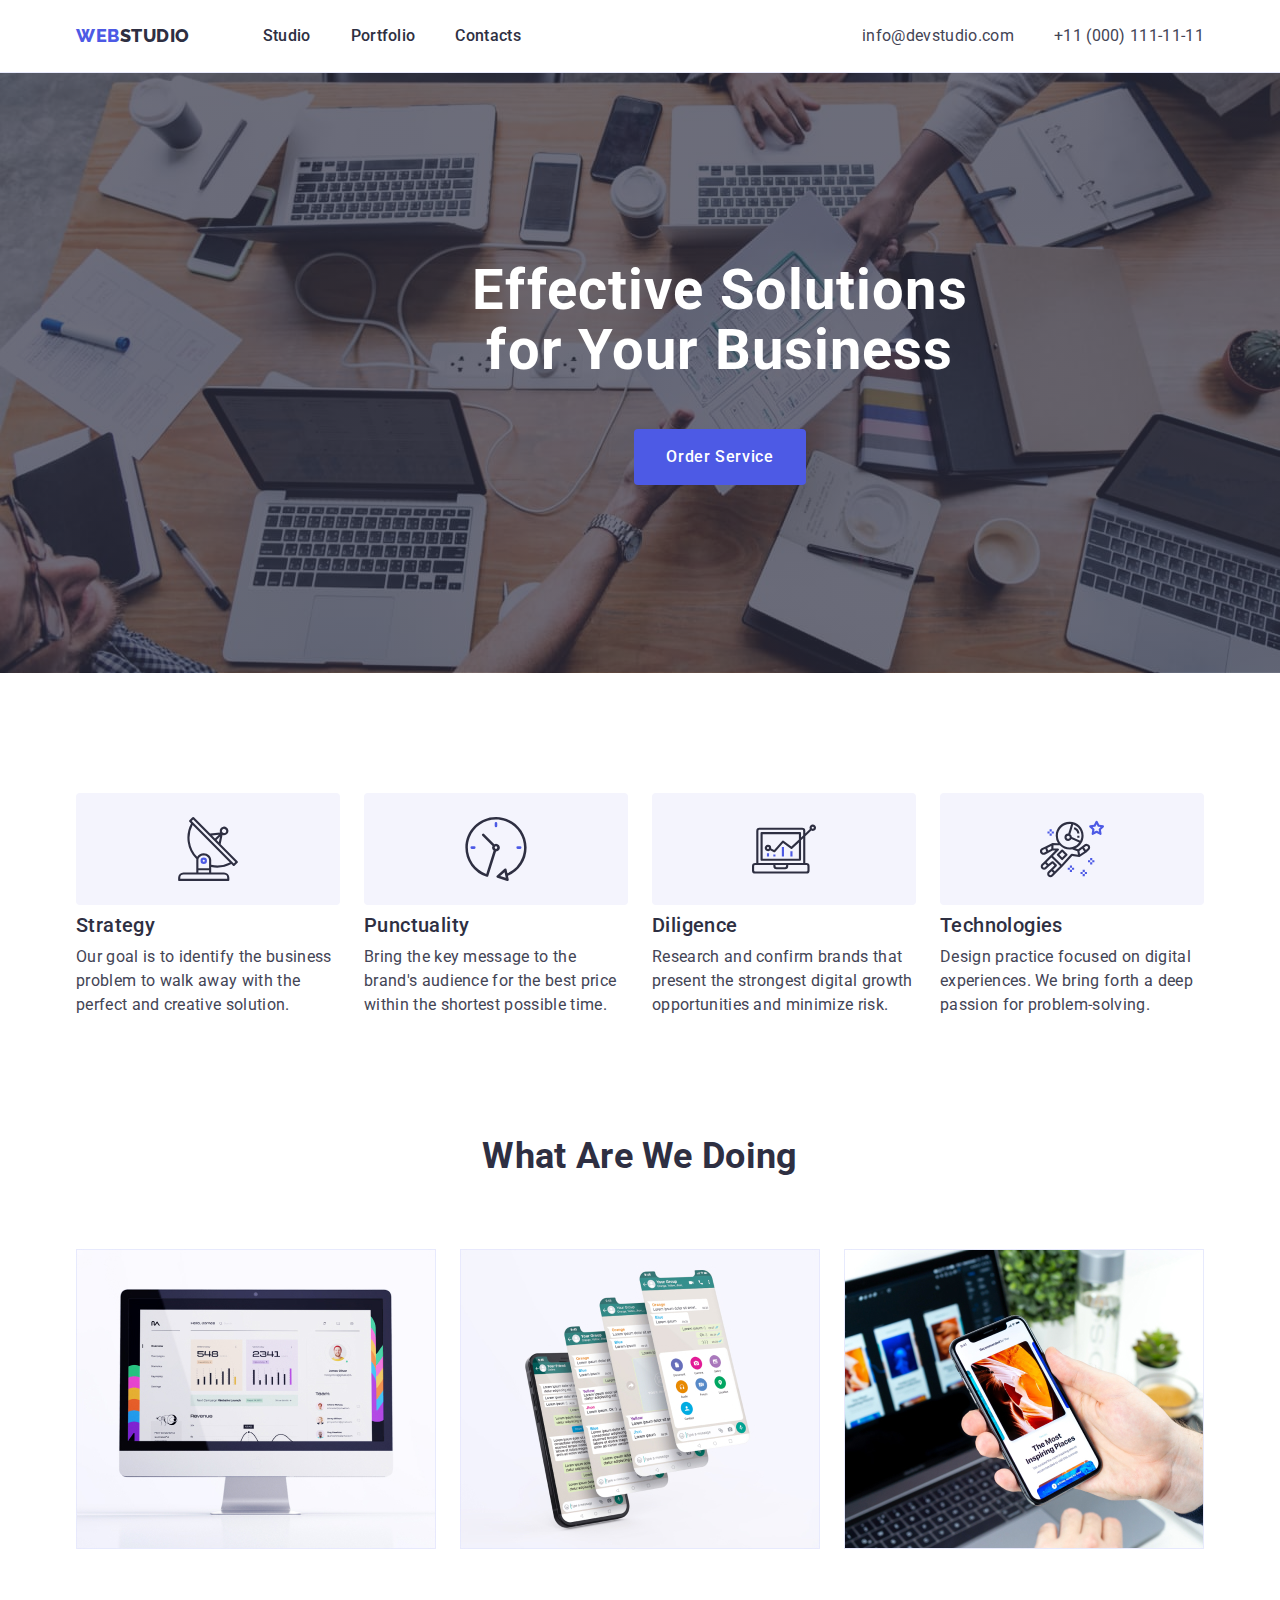
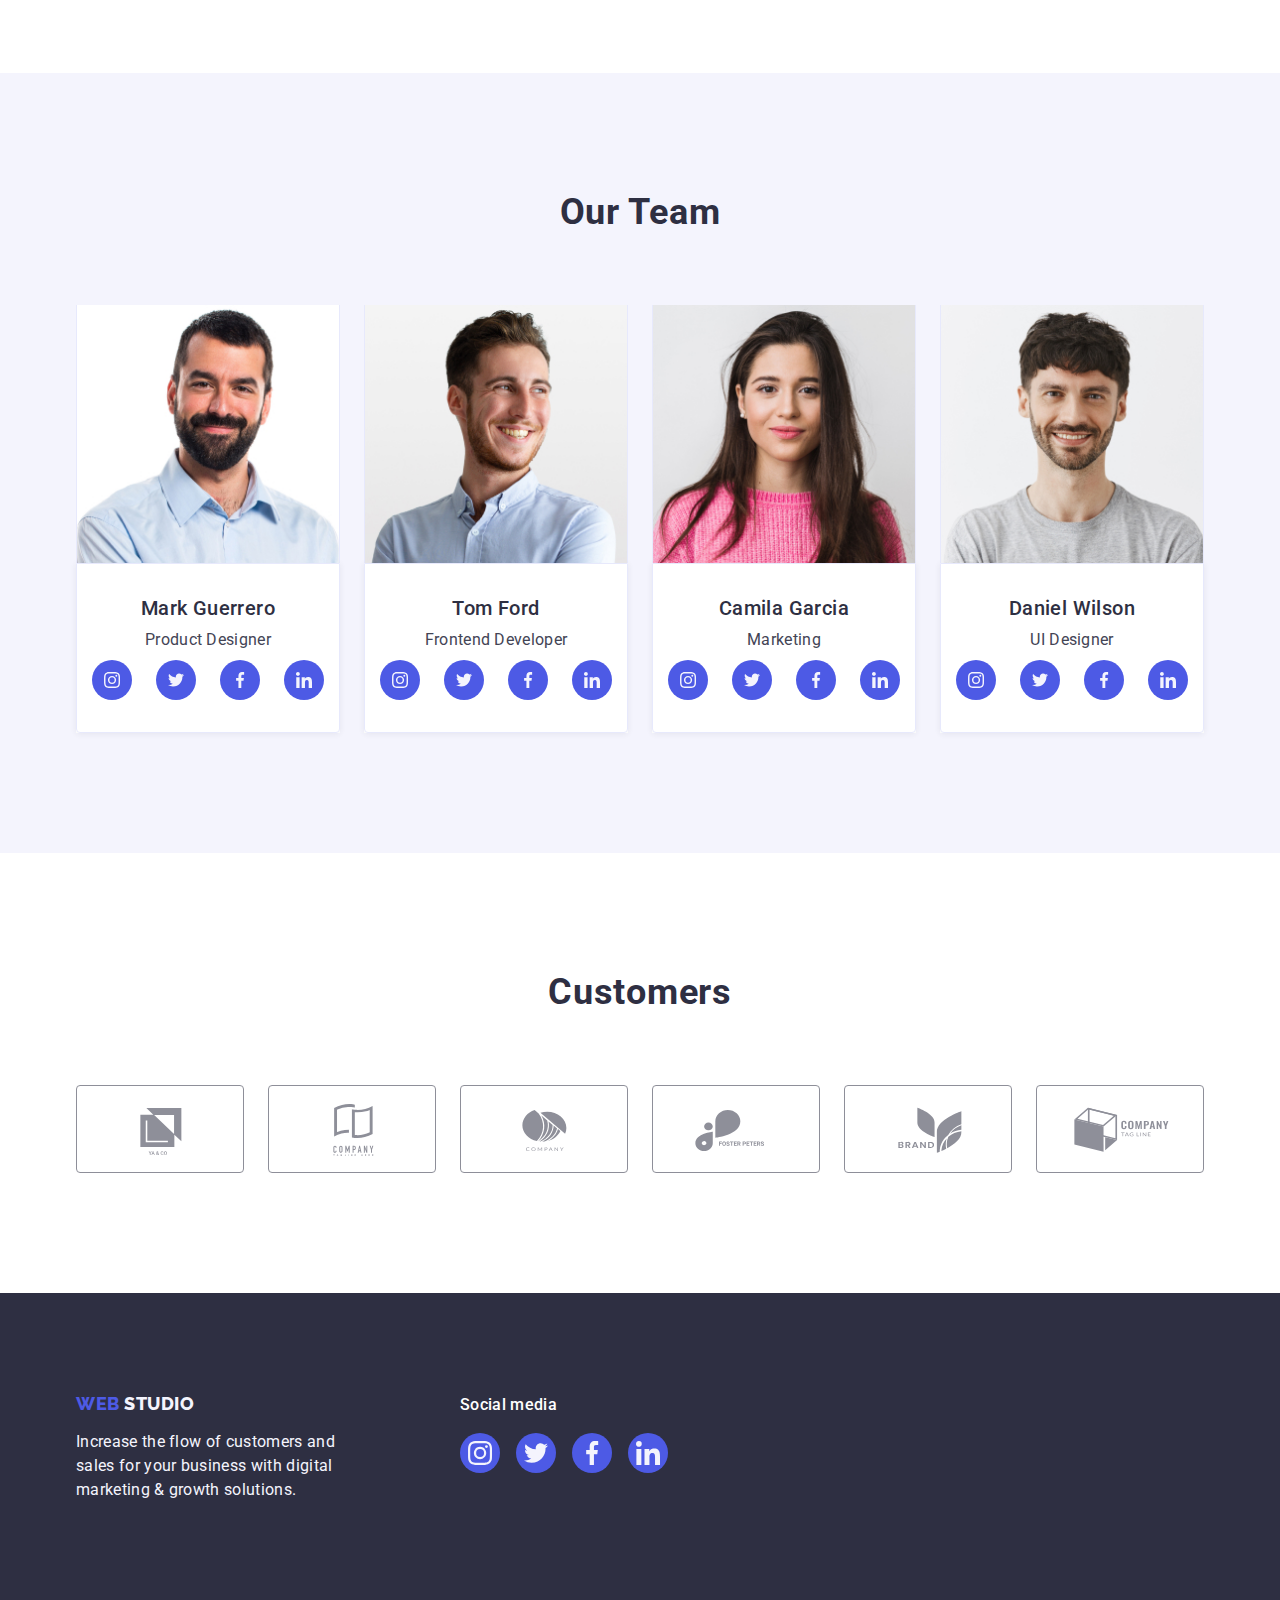
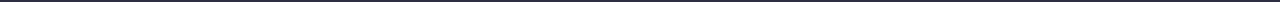
<file: index.html>
<!DOCTYPE html>
<html lang="en">

<head>
    <meta charset="UTF-8">
    <meta http-equiv="X-UA-Compatible" content="IE=edge">
    <meta name="viewport" content="width=device-width, initial-scale=1.0">
    <title>WebStudio</title>
    <link rel="preconnect" href="https://fonts.googleapis.com">
<link rel="preconnect" href="https://fonts.gstatic.com" crossorigin>
<link href="https://fonts.googleapis.com/css2?family=Montserrat:ital,wght@0,400;1,700&family=Raleway:wght@800&family=Roboto:wght@400;500;700;900&display=swap" rel="stylesheet">
<link rel="stylesheet" href="https://cdnjs.cloudflare.com/ajax/libs/modern-normalize/1.1.0/modern-normalize.min.css">

    <link rel="stylesheet" href="./css/styles.css">
</head>

<body>
    <header class="header">
        <div class="container  header-container">
        <nav class="header-navigation">
        <a  class="header-logo link" href="./index.html" >
            Web <span class="header-logotype">Studio</span></a>
            <ul class="header-list list">
                
                <li class="header-item"><a class="header-link link" href="./index.html">Studio</a></li>
                <li class="header-item"><a class="header-link link" href="./portfolio.html">Portfolio</a></li>
                <li class="header-item"><a class="header-link link" href="">Contacts</a></li>

            </ul>
    </nav>
    <address class="address">
        <ul class="header-list list">
            <li ><a class="header-mail link" href="mailto:info@devstudio.com">info@devstudio.com</a></li>
            <li><a class="header-phone link" href="tel:+110001111111">+11 (000) 111-11-11</a></li>
        </ul>
    </address>
    </div>
    </header>
    <main class="main-subtitles">
     <section class="hero" >

    <h1 class="hero-title">
        Effective Solutions for Your Business
    </h1>
    <button type="button" class="hero-button">Order Service</button>
    
    </section>
        <section class="section-one">
            <div class="container">
            <h2 hidden class="hidden-header">section two</h2>
           <ul class="feature-list list" >
           <li class="item">
            <div class="description">
            <svg class="description-icon">
           <use href="./images/icons.svg#icon-antenna-1"></use>
            </svg>
            </div>
             <h3 class="post">Strategy
            </h3>
            <p class="text">Our goal is to identify the business
                problem to walk away with the perfect and creative solution.</p>
                 </li>
                <li class="item">
                    <div class="description">
                    <svg class="description-icon">
                        <use href="./images/icons.svg#icon-clock-1"></use>
                    </svg>
                    </div>
            <h3 class="post" >
                Punctuality
            </h3>
            <p class="text" >Bring the key message to the brand's audience for the best price within the shortest possible time.</p>
            </li>
            <li class="item">
                <div class="description">
                <svg class="description-icon">
                    <use href="./images/icons.svg#icon-diagram-1"></use>
                </svg>
                </div>
            <h3 class="post" >
                Diligence
            </h3>
            <p class="text" >Research and confirm brands that present the strongest digital growth opportunities and minimize risk.
            </p>
            </li>
            <li class="item ">
                <div class="description">
            <svg class="description-icon">
          <use href="./images/icons.svg#icon-astronaut-1"></use>
            </svg>
                </div>
            <h3 class="post" >
                Technologies
            </h3>
            <p class="text">Design practice focused on digital experiences. We bring forth a deep passion for problem-solving.</p>
            </li>
</ul>

</div>
        </section>
        <section  class="section-three">
            <div class="container">
            <h2 class="hero-title-two">What are we doing</h2>
            <ul class="paintings-list list" >
                <li>
                    <img src="./images/img1.jpg" alt="computer with progressive data" width="360"/>
                </li>
                <li>
                    <img src="./images/functions.jpg" alt="phone with programs" width="360"/>
                </li>
                <li>
                    <img src="./images/mobile.jpg" alt="phone in hand on computer background" width="360"/>
                </li>
            </ul>
            </div>
        </section>
   
    <section class="section-four">
        <div class="container">
       <h2 class="section-four-title" >Our Team</h2>

   <ul class="list section-four-list" >
    <li class="section-four-item">
        <img class="section-four-img"
        src="./images/img.jpg" alt="Product Designer" width="264"/>
        <div class="cards">
        <h3 class="section-four-photo">Mark Guerrero</h3>
        <p class="profession">Product Designer </p>
        <ul class="cards-team-list list">
        <li class="cards-team-item">
            <a class="cards-team-link link" href>
                <svg class="cards-team-icon" wigth="16" height="16">
                    <use href="./images/icons.svg#icon-instagram-2"></use>
                </svg>
            </a>
        </li>
        <li class="cards-team-item">
            <a class="cards-team-link link" href>
            <svg class="cards-team-icon" wigth="16" height="16">
            <use href="./images/icons.svg#icon-twitter-1"></use>
            </svg>
            </a>
        </li>
        <li class="cards-team-item">
            <a class="cards-team-link link" href>
                <svg class="cards-team-icon" wigth="16" height="16">
                <use href="./images/icons.svg#icon-facebook-1"></use>
                </svg>
            </a>
        </li>
        <li class="cards-team-item">
            <a class="cards-team-link link" href>
                <svg class="cards-team-icon" wigth="16" height="16">
                    <use href="./images/icons.svg#icon-linkedin-1"></use>
                </svg>
            </a>
        </li>
        </ul>
        </div>
        </li>
        <li class="section-four-item">

        <img class="section-four-img"
         src="./images/img(1).jpg" alt="Frontend Developer" width="264"/>
        <div class="cards">
        <h3 class="section-four-photo">Tom Ford</h3>
        <p class="profession">Frontend Developer</p>
        <ul class="cards-team-list list">
            <li class="cards-team-item">
                <a class="cards-team-link link" href>
                    <svg class="cards-team-icon" wigth="16" height="16">
                        <use href="./images/icons.svg#icon-instagram-2"></use>
                    </svg>
                </a>
            </li>
            <li class="cards-team-item">
                <a class="cards-team-link link" href>
                    <svg class="cards-team-icon" wigth="16" height="16">
                        <use href="./images/icons.svg#icon-twitter-1"></use>
                    </svg>
                </a>
            </li>
            <li class="cards-team-item">
                <a class="cards-team-link link" href>
                    <svg class="cards-team-icon" wigth="16" height="16">
                        <use href="./images/icons.svg#icon-facebook-1"></use>
                    </svg>
                </a>
            </li>
            <li class="cards-team-item">
                <a class="cards-team-link link" href>
                <svg class="cards-team-icon" wigth="16" height="16">
                    <use href="./images/icons.svg#icon-linkedin-1"></use>
                </svg>
                </a>
            </li>
        </ul>
        </div>
        </li>
        <li class="section-four-item">

        <img class="section-four-img"
         src="./images/img(2).jpg" alt="Marketing" width="264"/>
        <div class="cards">
        <h3 class="section-four-photo">Camila Garcia</h3>
        
        <p class="profession" >Marketing</p>
        <ul class="cards-team-list list">
            <li class="cards-team-item">
                <a class="cards-team-link link" href>
                    <svg class="cards-team-icon" wigth="16" height="16">
                        <use href="./images/icons.svg#icon-instagram-2"></use>
                    </svg>
                </a>
            </li>
            <li class="cards-team-item">
                <a class="cards-team-link link" href>
                    <svg class="cards-team-icon" wigth="16" height="16">
                        <use href="./images/icons.svg#icon-twitter-1"></use>
                    </svg>
                </a>
            </li>
            <li class="cards-team-item">
                <a class="cards-team-link link" href>
                    <svg class="cards-team-icon" wigth="16" height="16">
                        <use href="./images/icons.svg#icon-facebook-1"></use>
                    </svg>
                </a>
            </li>
            <li class="cards-team-item">
                <a class="cards-team-link link" href>
                    <svg class="cards-team-icon" wigth="16" height="16">
                        <use href="./images/icons.svg#icon-linkedin-1"></use>
                    </svg>
                </a>
            </li>
        </ul>
        </div>
        </li>
        <li class="section-four-item">

        <img class="section-four-img"
         src="./images/img(3).jpg" alt="UI Designer" width="264"/>
        <div class="cards">
        <h3 class="section-four-photo">Daniel Wilson</h3>
        <p class="profession" >UI Designer</p>
        <ul class="cards-team-list list">
            <li class="cards-team-item">
                <a class="cards-team-link link" href>
                    <svg class="cards-team-icon" wigth="16" height="16">
                        <use href="./images/icons.svg#icon-instagram-2"></use>
                    </svg>
                </a>
            </li>
            <li class="cards-team-item">
                <a class="cards-team-link link" href>
                <svg class="cards-team-icon" wigth="16" height="16">
                    <use href="./images/icons.svg#icon-twitter-1"></use>
                </svg>
                </a>
            </li>
            <li class="cards-team-item">
                <a class="cards-team-link link" href>
                    <svg class="cards-team-icon" wigth="16" height="16">
                        <use href="./images/icons.svg#icon-facebook-1"></use>
                    </svg>
                </a>
            </li>
            <li class="cards-team-item">
                <a class="cards-team-link link" href>
                    <svg class="cards-team-icon" wigth="16" height="16">
                        <use href="./images/icons.svg#icon-linkedin-1"></use>
                    </svg>
                </a>
            </li>
        </ul>
        </div>
        </li>
</ul>
</div>
    </section>
    <section class="company">
       <div class="company-container container">
        <h2 class="company-tytle">Customers</h2>
        <ul class="company-list list">
            <li class="company-item">
                <a  class="company-link link" href="">
                    <svg class="company-icon" wigth="104" height="56">
                        <use href="./images/icons.svg#icon-Logo"></use>
                    </svg>
                </a>
            </li>
    <li class="company-item">
     <a  class="company-link link" href="">
                    <svg class="company-icon" wigth="104" height="56">
                        <use href="./images/icons.svg#icon-Logo-1"></use>
                    </svg></a>
    </li>
       <li class="company-item">
 <a class="company-link link" href="" >
                    <svg class="company-icon" wigth="104" height="56">
                        <use href="./images/icons.svg#icon-Logo-2"></use>
                    </svg></a>
 </li>

    <li class="company-item" >
    <a class="company-link link" href="" >
                    <svg class="company-icon" wigth="104" height="56">
                        <use href="./images/icons.svg#icon-Logo-4"></use>
                    </svg></a>
    </li>
    
     <li class="company-item">
        <a class="company-link link" href="">
                    <svg class="company-icon" wigth="104" height="56">
                        <use href="./images/icons.svg#icon-Logo-5"></use>
                    </svg></a>
     </li>
          
         <li class="company-item">
         <a class="company-link link" href="" >
                    <svg class="company-icon" wigth="104" height="56">
                        <use href="./images/icons.svg#icon-Logo-3"></use>
                    </svg></a>
        </li>
        </ul>
       </div>
    </section>
    </main>
    <footer class="footer" >
    <div class="container container-one">
        <div class="footer-content">
<a class="footer-logo link" href="./index.html">
    Web <span class="footer-logotype">Studio</span></a>

<p class="footer-text">Increase the flow of customers and sales for your business with digital marketing & growth solutions.</p>
</div>

<div class="footer-social">
<p class="footer-media">Social media</p>
<ul class="footer-list list">
    <li class="footer-item">
        <a class="footer-media-link link" href>
            <svg class="footer-icon" wigth="24" height="24">
                <use href="./images/icons.svg#icon-instagram-2-1"></use>
            </svg>
        </a>
    </li>
    <li class="footer-item">
        <a class="footer-media-link link" href>
            <svg class="footer-icon" wigth="24" height="24">
                <use href="./images/icons.svg#icon-twitter-1-1"></use>
            </svg>
        </a>
    </li>
    <li class="footer-item">
        <a class="footer-media-link link" href>
            <svg class="footer-icon" wigth="24" height="24">
                <use href="./images/icons.svg#icon-facebook-1-1"></use>
            </svg>
        </a>
    </li>
    <li class="footer-item">
        <a class="footer-media-link link" href>
            <svg class="footer-icon" wigth="24" height="24">
                <use href="./images/icons.svg#icon-linkedin-1-1"></use>
            </svg>
        </a>
    </li>
    </ul>
    
    </div>
</div>
    </footer>
    
</body>

</html>
</file>
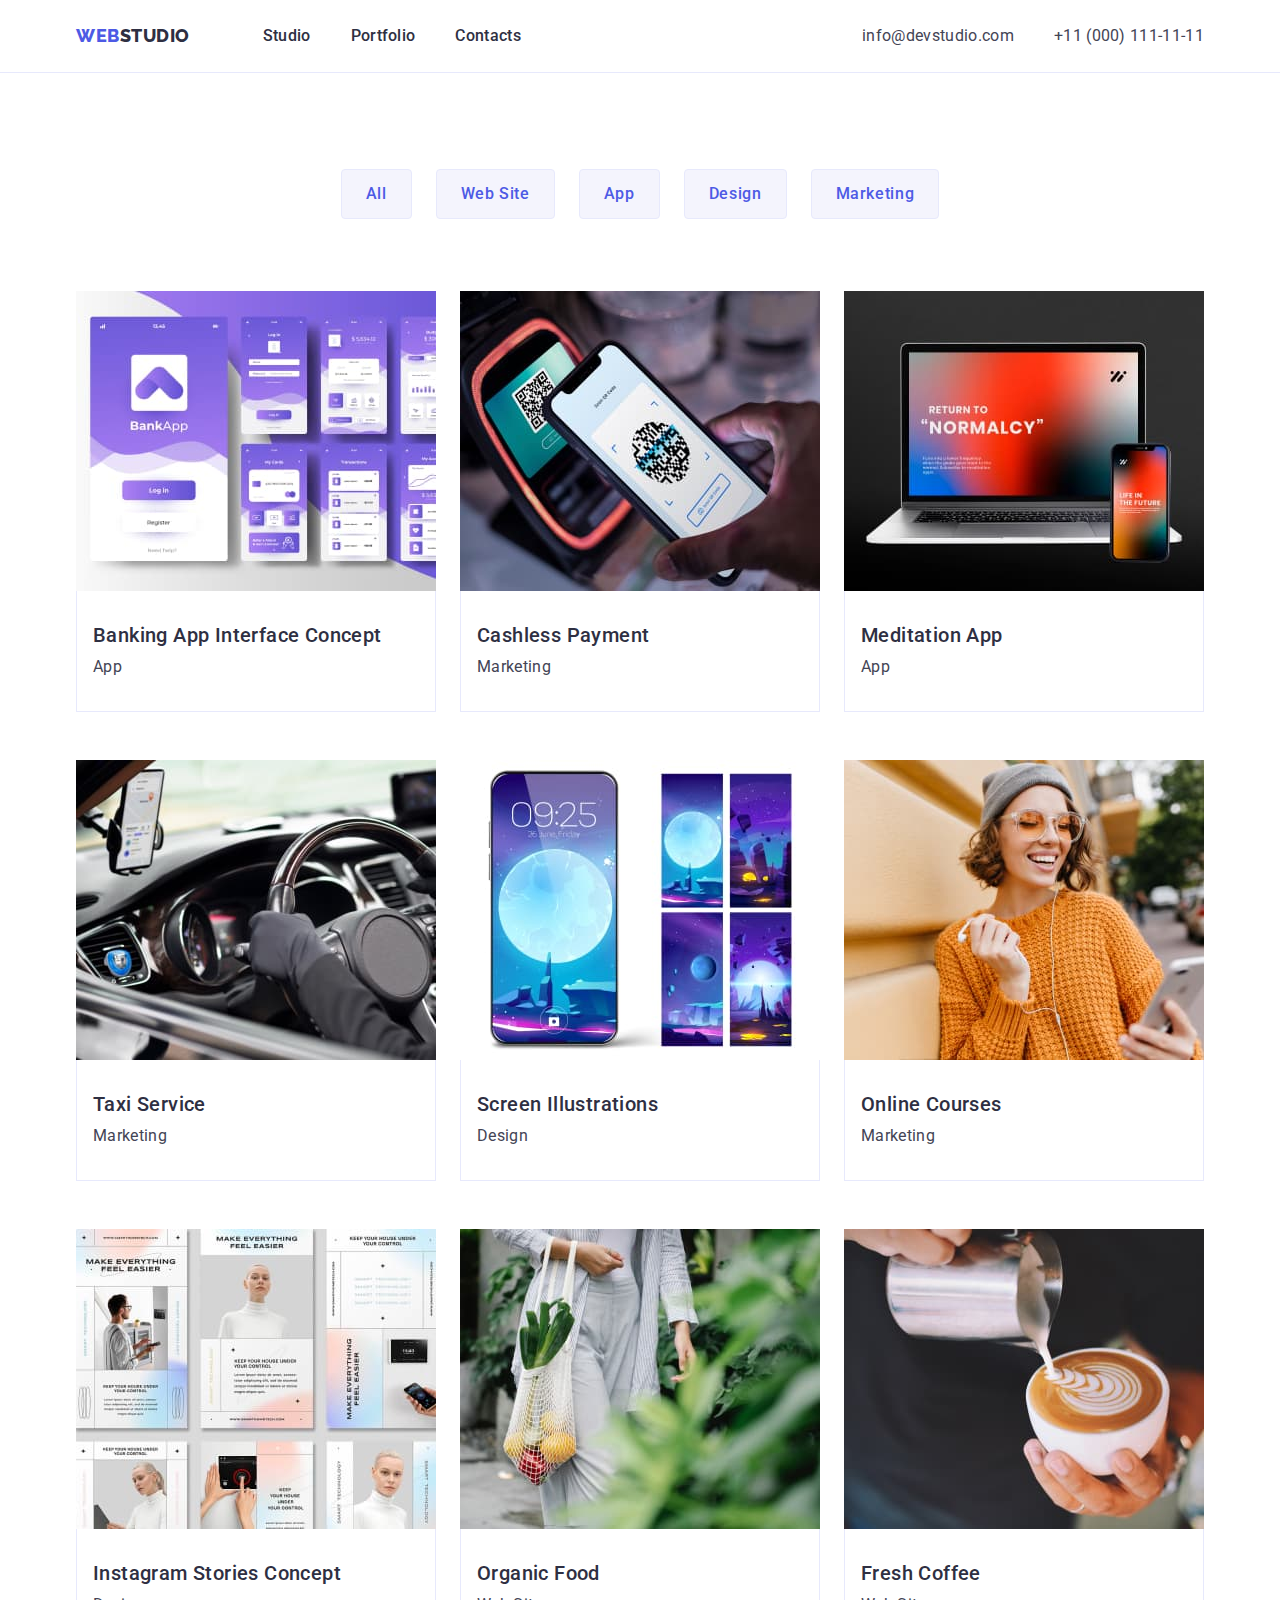
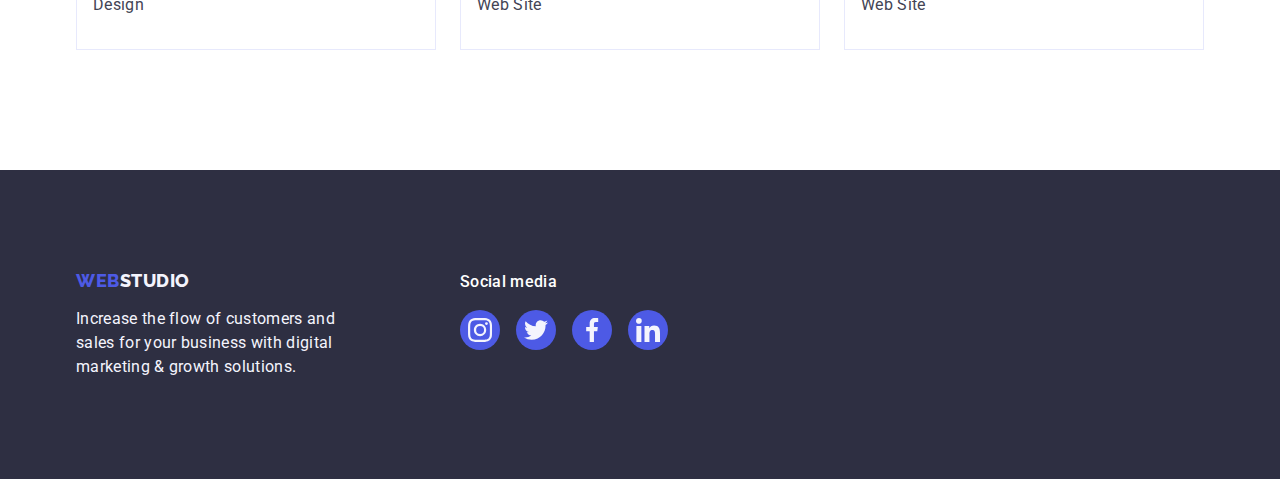
<file: portfolio.html>
<!DOCTYPE html>
<html lang="en">

<head>
    <meta charset="UTF-8">
    <meta http-equiv="X-UA-Compatible" content="IE=edge">
    <meta name="viewport" content="width=device-width, initial-scale=1.0">
    <title>Portfolio</title>
    <link rel="preconnect" href="https://fonts.googleapis.com">
    <link rel="preconnect" href="https://fonts.gstatic.com" crossorigin>
    <link href="https://fonts.googleapis.com/css2?family=Montserrat:ital,wght@0,400;1,700&family=Raleway:wght@800&family=Roboto:wght@400;500;700;900&display=swap" rel="stylesheet">
    <link rel="stylesheet" href="https://cdnjs.cloudflare.com/ajax/libs/modern-normalize/1.1.0/modern-normalize.min.css">
        <link rel="stylesheet" href="./css/styles.css">
</head>
<body>
    <header   class="header">
        <div class="container header-container">
        <nav class="header-navigation">
            <a class="header-logo link"  href="./index.html">
                Web<span class="header-logotype">Studio</span></a>
            <ul class="header-list list">

                <li  class="header-item"><a class="header-link link" href="./index.html">Studio</a></li>
                <li  class="header-item"><a class="header-link link"  href="./portfolio.html">Portfolio</a></li>
                <li  class="header-item"><a class="header-link link" href="">Contacts</a></li>

            </ul>
        </nav>
        <address class="address">
            <ul class="header-list list" >
                <li class="item"><a class="header-mail link" href="mailto:info@devstudio.com">info@devstudio.com</a></li>
                <li class="item"><a class="header-phone link" href="tel:+110001111111">+11 (000) 111-11-11</a></li>
            </ul>
        </address>
        </div>
        </header>
        <main>
            <section class="portfolio">
            <div class="container">
            <h1 hidden>Service</h1>
            <ul class="portfolio-list-btn list">
                <li class="work-item"><button type="button" class="portfolio-btn">All</button></li>
                <li class="work-item"><button type="button" class="portfolio-btn">Web Site</button></li>
                <li class="work-item"><button type="button" class="portfolio-btn">App</button></li>
                <li class="work-item"><button type="button" class="portfolio-btn">Design</button></li>
                <li class="work-item"><button type="button" class="portfolio-btn">Marketing</button></li>
                
            </ul>
            </div>
            <div class="container">
                 <ul class="portfolio-title list">
               <li class="flex-container">
                     <a  class="link link-cards-portfolio " href="#">
                        <img class="section-img" src="./images/app.jpg" width="360" alt="mobile banking app">
                    <div class="cards-portfolio">
                    <h2 class="service-title">Banking App Interface Concept</h2>
                    <p class="service-text">App</p>
                    </div>
                    </a>  
                   </li>
                <li class="flex-container" >
                    <a  class="link link-cards-portfolio" href="#">
                        <img class="section-img" src="./images/screenshot.jpg" width="360" alt="payment by phone">
                        <div class="cards-portfolio">
                        <h2 class="service-title">Cashless Payment</h2>
                        <p class="service-text">Marketing</p>
                        </div>
                        </a>
                </li>
                <li class="flex-container">
                    <a class="link link-cards-portfolio" href="#">
                    <img class="section-img" src="./images/computer.jpg" width="360" alt="laptop and phone">
                    <div class="cards-portfolio">
                        <h2 class="service-title">Meditation App</h2>
                        <p class="service-text">App</p>
                        </div>
                        </a>
                </li>
                <li>
                    <a class="link link-cards-portfolio" href="#">
                        <img class="section-img" src="./images/car.jpg" width="360" alt="interior of the car">
                        <div class="cards-portfolio">
                        <h2 class="service-title ">Taxi Service</h2>
                        <p class="service-text">Marketing</p>
                        </div>
                        </a>
                </li>
                <li>
                    <a class="link link-cards-portfolio" href="#">
                        <img class="section-img" src="./images/phone.jpg" width="360" alt="phone">
                        <div class="cards-portfolio">
                        <h2 class="service-title">Screen Illustrations</h2>
                        <p class="service-text" >Design</p>
                        </div>
                        </a>
                </li>
                <li>
                    <a class="link link-cards-portfolio" href="#">
                   <img class="section-img" src="./images/woman.jpg" width="360" alt="young woman">
                    <div class="cards-portfolio">
                        <h2 class="service-title">Online Courses</h2>
                     <p class="service-text">Marketing</p>
                    </div>
                        </a>
                </li>
                <li class="link">
                    <a class="link link-cards-portfolio" href="#">
                 <img class="section-img" src="./images/cards.jpg" width="360" alt="Instagram app">
                <div class="cards-portfolio">
                        <h2 class="service-title" >Instagram Stories Concept</h2>
                        <p class="service-text">Design</p>
                        </div>
                    </a>
                </li>
                <li>
                    <a class="link link-cards-portfolio" href="#">
                   <img class="section-img" src="./images/organic.jpg" width="360" alt="green food">
                    <div class="cards-portfolio">
                        <h2 class="service-title">Organic Food</h2>
                        <p class="service-text">Web Site</p>
                        </div>
                    </a>
                </li>
                <li>
                    <a class="link link-cards-portfolio" href="#">
              <img class="section-img" src="./images/coffee.jpg" width="360" alt="cup coffee">
            <div class="cards-portfolio">
                        <h2 class="service-title" >Fresh Coffee</h2>
                        <p class="service-text">Web Site</p>
                        </div>
                        </a>
                </li>
            </ul>
           
            </div>
        </section>

        </main>
        <footer class="footer" >
            <div class="container container-one">
                <div class="footer-content">
            <a class="footer-logo link" href="./index.html">Web<span class="footer-logotype">Studio</span></a>
             <p class="footer-text">Increase the flow of customers and sales for your business with digital marketing & growth solutions.</p>
          </div>
<div class="footer-social">
    <h3 class="footer-media">Social media</h3>
    <ul class="footer-list list">
        <li class="footer-item">
            <a class="footer-media-link link" href>
                <svg class="footer-icon" wigth="24" height="24">
                    <use href="./images/icons.svg#icon-instagram-2-1"></use>
                </svg>
            </a>
        </li>
        <li class="footer-item">
            <a class="footer-media-link link" href>
                <svg class="footer-icon" wigth="24" height="24">
                    <use href="./images/icons.svg#icon-twitter-1-1"></use>
                </svg>
            </a>
        </li>
        <li class="footer-item">
            <a class="footer-media-link link" href>
                <svg class="footer-icon" wigth="24" height="24">
                    <use href="./images/icons.svg#icon-facebook-1-1"></use>
                </svg>
            </a>
        </li>
        <li class="footer-item">
            <a class="footer-media-link link" href>
                <svg class="footer-icon" wigth="24" height="24">
                    <use href="./images/icons.svg#icon-linkedin-1-1"></use>
                </svg>
            </a>
        </li>
    </ul>
    </div>
            </div>
        </footer>
        
        </body>
        
        </html>
</file>
<file: css/styles.css>
:root {
 --main-title-color: #ffffff;
 --second-color: #2e2f42;
--main-btn-color: #404bbf;
--second-btn-color: #4D5AE5;
--address-color: #434455;
--first-logo-color: #4d5ae5;
--footer-second-color: #f4f4fd;
--main-text-color: #434455;
--border-portfolio: #e7e9fc;
--bg-gradient: linear-gradient(
rgba(46, 47, 66, 0.7),
rgba(46, 47, 66, 0.7)
);
--ocean-bg-color: #31d0aa;
--fill-icon: #8e8f99;
}
html {
    box-sizing: border-box;

}
*,
*::before,
*::after {
    box-sizing: inherit;
}
p,
h1,
h2,
h3,
h4,
h5,
h6 {
    margin: 0;
}
ul {
    margin: 0;
    padding-left: 0;
}
.images {
    display: block;
    max-width: 100%;
    height: auto;
}
body{
    font-family: 'Roboto', sans-serif;
    letter-spacing: 0.02em;
    color: #434455;
    background-color: var(--main-title-color);
    }
.list{
    padding: 0;
     margin: 0;
    list-style: none ;
}
.link{
    text-decoration: none ;
}
.container {
    width: 1158px;
    padding-left: 15px;
    padding-right: 15px;
    margin-left: auto;
    margin-right: auto;
 }
.header {
background-color: var(--main-title-color);
border-bottom: 1px solid var(--border-portfolio);
}
.header-container{
    display: flex;
    align-items: center;
    }
.header-navigation{
display: flex;
align-items: center;
margin-right: auto;
}
.header-logo {
    margin-right: 72px;
    font-family:  'Raleway', sans-serif;
     font-style: normal;
     font-weight: 800;
     font-size: 18px;
     line-height: 1.17;
    display: flex;
     letter-spacing:  0.03em;
     text-transform: uppercase;
    color: var(--first-logo-color)
}
.header-logotype {
width: 71px;
height: 21px;
font-family: 'Raleway';
font-weight: 800;
font-size: 18px;
line-height: 1.17;
display: flex;
letter-spacing: 0.03em;
text-transform: uppercase;
color: var(--second-color); 
}

.header-navigation{
    display: flex;
    align-items: center;
}
.header-item:not(:last-child) {
    margin-right: 40px;
}
.header-list{
 display: flex;
}
.header-item {
    font-weight: 500;
    font-size: 16px;
    line-height: 1.5; 
    color: var(--second-color);}
  .header-list:hover {
      color: var(--main-btn-color);
  }
.header-list:focus {
      color: var(--main-btn-color);
  }
.header-link:hover{color: var(--main-btn-color); }

.header-link:focus{ color: var(--main-btn-color);}
.header-link {
display: block;
padding-top: 24px;
padding-bottom: 24px;
font-weight: 500;
font-size: 16px;
line-height: 1.5; 
letter-spacing: 0.02em;
 color: var(--second-color);
}
.address {
    font-style: normal;
    font-weight: 400;
    line-height: 1.5;
    color: var(--address-color);
   }

.header-mail {
font-weight: 400;
font-size: 16px;
line-height: 1.5;
letter-spacing: 0.02em;
color: var(--address-color);  
}
.header-mail:hover {
    color: var(--main-btn-color);
}
.header-mail:focus {
    color: var(--main-btn-color);
}
.header-phone {
    margin-left: 40px;
    font-weight: 400;
    font-size: 16px;
    line-height: 1.5;
    letter-spacing: 0.02em;
    color: var(--address-color);
}

.header-phone:hover {
    color: var(--main-btn-color);
}
.header-phone:focus {
    color: var(--main-btn-color);
}

.hero {

padding-top: 188px;
padding-bottom: 188px;
background-color: var(--second-color);
text-align: center;
background-image: 
var(--bg-gradient) ,
url(../images/hero-bg.jpg.jpg);
width: 1440px;
margin-left: auto;
margin-right: auto;
background-position: center;
background-repeat: no-repeat;
background-size: cover;
}
.hero-button:hover{ 
    background-color: var(--main-btn-color);
}
.hero-button:focus{ 
color:var(--main-btn-color) ;
background-color: var(--main-btn-color); 
}
.hero-button{
min-width: 169px;
height: 56px;
font-family: 'Roboto', sans-serif;
font-weight: 500;
font-size: 16px;
line-height: 1.5;
letter-spacing: 0.04em;
color: var(--main-title-color);
background-color: var(--second-btn-color);
cursor: pointer;
border-radius: 4px;
border: none;
padding: 16px 32px;

}
.hero-title{
    
margin-left: auto;
margin-right: auto;
width: 496px;
font-weight: 700;
font-size: 56px;
line-height: 1.07;
text-align: center;
letter-spacing: 0.02em;
color: var(--main-title-color);
margin-bottom: 48px;
}
.section-one{
padding-top: 120px;
}

.feature-list{

display: flex;
gap: 24px;
}
.feature-list .item{
width: 264px;
}
.description {
display: flex;
justify-content: center;
align-items: center; 
height: 112px;
background-size: contain;
background-color: #f4f4fd;
border-radius: 4px;
margin-bottom: 8px;
}
.description-icon{
    width: 64px;
    height: 64px;
}


.post{
margin-bottom: 8px;
font-weight: 500;
font-size: 20px;
line-height: 1.2;
letter-spacing: 0.02em;
color: var(--second-color);
}
.text{
font-weight: 400;
font-size: 16px;
line-height: 1.5;
letter-spacing: 0.02em;
color: var(--main-text-color);
}
.section-three{
    padding-top: 120px;
    padding-bottom: 120px;
    
}
.hero-title-two{
font-size: 36px;
line-height: 1.11;
text-align: center;
text-transform: capitalize;
 color: var(--second-color);
 margin-bottom: 72px;
}
.paintings-list{
display: flex;
gap: 24px;

}
.section-four-title{
font-size: 36px;
line-height: 1.11;
text-align: center;
text-transform: capitalize;
letter-spacing: 0.02em;
color: var(--second-color);

} 
.section-four-list{
margin-top: 72px;
display: flex;


gap: 24px;
}
.section-four-img{
display: block;
border: 1px solid var(--border-portfolio);
border-top: none;
border-bottom: none;
  
}
.section-four{
padding-top: 120px;
padding-bottom: 120px;
background:var(--footer-second-color);

}
.section-four-photo{
    margin-bottom: 8px;
    text-align: center;
    font-weight: 500;
    font-size: 20px;
    line-height: 1.2;
    letter-spacing: 0.02em;
    color: var(--second-color);
}


.cards-team-list {
display: flex;
justify-content: center;
gap: 24px;
}

.cards-team-item {
width: 40px;
height: 40px;
}

.cards-team-link {
width: 100%;
height: 100%;
border-radius: 50%;
background-color: var(--second-btn-color);
display: flex;
align-items: center;
justify-content: center;

}
.link-cards-portfolio{
    display: block;
}
.cards-team-link:hover {
    background-color: var(--main-btn-color);
}

.cards-team-icon{
fill: var(--footer-second-color);
}

.cards-portfolio{
    padding-top: 32px;
    padding-bottom: 32px;
    padding-left: 16px;
    border: 1px solid var(--border-portfolio);
    border-top: none;
    gap: 8px;
    }
.link-cards-portfolio:hover{
box-shadow: 0px 3px 1px rgba(0, 0, 0, 0.1), 0px 2px 1px rgba(0, 0, 0, 0.08), 0px 2px 2px rgba(0, 0, 0, 0.12);
}
.section-img{
    display: block;

}
.cards{
    padding-top: 32px;
    padding-bottom: 32px;
    border: 1px solid var(--border-portfolio);
    border-radius: 0px 0px 4px 4px;
    }
.section-four-item{
    background-color: var(--main-title-color);
}
.cards {
box-shadow: 0px 1px 6px 0px rgba(46, 47, 66, 0.08);
}
.profession{
    margin-bottom: 8px;
    text-align: center;
    line-height: 1.5;
    letter-spacing: 0.02em;
    color: var(--main-text-color);
}

.company {
    padding-top: 120px;
    padding-bottom: 120px;
}

.company-tytle {
font-size: 36px;
line-height: 1.11;
text-align: center;
text-transform: capitalize;
letter-spacing: 0.02em;
color: var(--second-color);
}
.company-link{
width: 100%;
height: 100%;
fill: var(--fill-icon);
display: flex;
align-items: center;
justify-content: center;
border: 1px solid var(--fill-icon);
border-radius: 4px;
}
.company-link:hover
 {
fill: var(--main-btn-color);
border-color: var(--main-btn-color);
}

.company-list {
    display: flex;
    gap: 24px;
    margin-top: 72px;
    justify-content: center;
}



.company-item {
width: calc((100% - 120px) / 6);
height: 88px;
}

.footer{
padding-top: 100px;
padding-bottom: 100px;
background-color: var(--second-color);

}
.footer-logotype{
    color: var(--footer-second-color);

}
.footer-logo {
    font-family: 'Raleway', sans-serif;
    font-weight: 800;
    font-size: 18px;
    line-height: 1.17;
    letter-spacing: 0.03em;
    text-transform: uppercase;
    color: var(--first-logo-color)
}
.footer-text{
width: 264px;
margin-top: 16px;
font-weight: 400;
font-size: 16px;
line-height: 1.5;
letter-spacing: 0.02em;
color: var(--footer-second-color);

}
.footer-media{
font-weight: 500;
font-size: 16px;
line-height: 1.5;
letter-spacing: 0.02em;
color: var(--main-title-color);
margin-bottom: 16px;
}
.footer-list{
display: flex;
justify-content: center;
gap: 16px;
}
.container-one{
display: flex;
}
.footer-item{
width: 40px;
height: 40px;
}
.footer-media-link{
width: 100%;
    height: 100%;
    border-radius: 50%;
    background-color: var(--second-btn-color);
    display: flex;
    align-items: center;
    justify-content: center;

}
.footer-media-link:hover {
    background-color: var(--ocean-bg-color);
}
.footer-icon{
fill: var(--footer-second-color);
}
.footer-social{
margin-left: 120px;
}
.root{
    background-color: var(--main-title-color);
}
.list{
    list-style: none ;
}
.link{
    text-decoration: none ;}
.header {
    background-color: var(--main-title-color);
}
.header-logo {
    font-family:  'Raleway', sans-serif;;
     font-weight: 800;
     font-size: 18px;
     line-height: 1.17;
     display: flex;
     letter-spacing:  0.03em;
     text-transform: uppercase;
    color: var(--first-logo-color);
}
.address{
line-height: 1.5;
color: var(--address-color);
 }
.header-link {
font-weight: 500;
font-size: 16px;
line-height: 1.5; 
letter-spacing: 0.02em;
color: var(--second-color);
}
 .header-mail {
font-weight: 400;
font-size: 16px;
line-height: 1.5;
letter-spacing: 0.02em;
color: var(--address-color);  
}
 .header-phone {
font-weight: 400;
font-size: 16px;
line-height: 1.5;
letter-spacing: 0.02em;
color: var(--address-color);
}
.portfolio{
padding-top: 96px;
padding-bottom: 120px;

font-family: 'Roboto', sans-serif ; 
}
.portfolio-btn  {
    
padding-left: 24px;
padding-right: 24px;
padding-top: 12px;
padding-bottom: 12px;
border: 1px solid var(--border-portfolio);
font-family: 'Roboto', sans-serif ;
font-size: 16px;
font-weight: 500;
line-height: 1.5;
letter-spacing: 0.04em;
cursor: pointer;
border-radius: 4px;
background: var(--footer-second-color);
color: var(--second-btn-color);
}
.portfolio-list-btn{
display: flex;
justify-content: center;
}
.portfolio-list-btn .work-item + .work-item {
    margin-left: 24px;
}
.portfolio-title{
display: flex;
flex-wrap: wrap;
margin-top: 72px;
gap: 48px 24px;
}
.flex-container{
width: calc((100% - 48px) / 3);

}
.portfolio-btn:hover{color: var(--main-title-color) ;
  background-color: var(--main-btn-color); 
box-shadow: 0px 3px 1px rgba(0, 0, 0, 0.1), 0px 2px 1px rgba(0, 0, 0, 0.08), 0px 2px 2px rgba(0, 0, 0, 0.12);
 border-color: var(--main-btn-color);
}
.portfolio-btn:focus{color: var(--main-title-color) ;
    background-color: var(--main-btn-color);}
 
.work-item {
  font-family:'Roboto',sans-serif ;
  font-style: normal;
   font-size: 16px;
   line-height: 1.5; 
  letter-spacing: 0.04em;  
}
 .list-style{
list-style:  none;
color: var(--second-color);}
.service-title{
margin-bottom: 8px;
    font-weight: 500;
    font-size: 20px;
    line-height: 1.2;
    letter-spacing: 0.02em;
    color: var(--second-color);
    
}
.service-text{
    font-size: 16px;
    line-height: 1.5;
    letter-spacing: 0.02em;
    color:var(--address-color);
}
</file>
